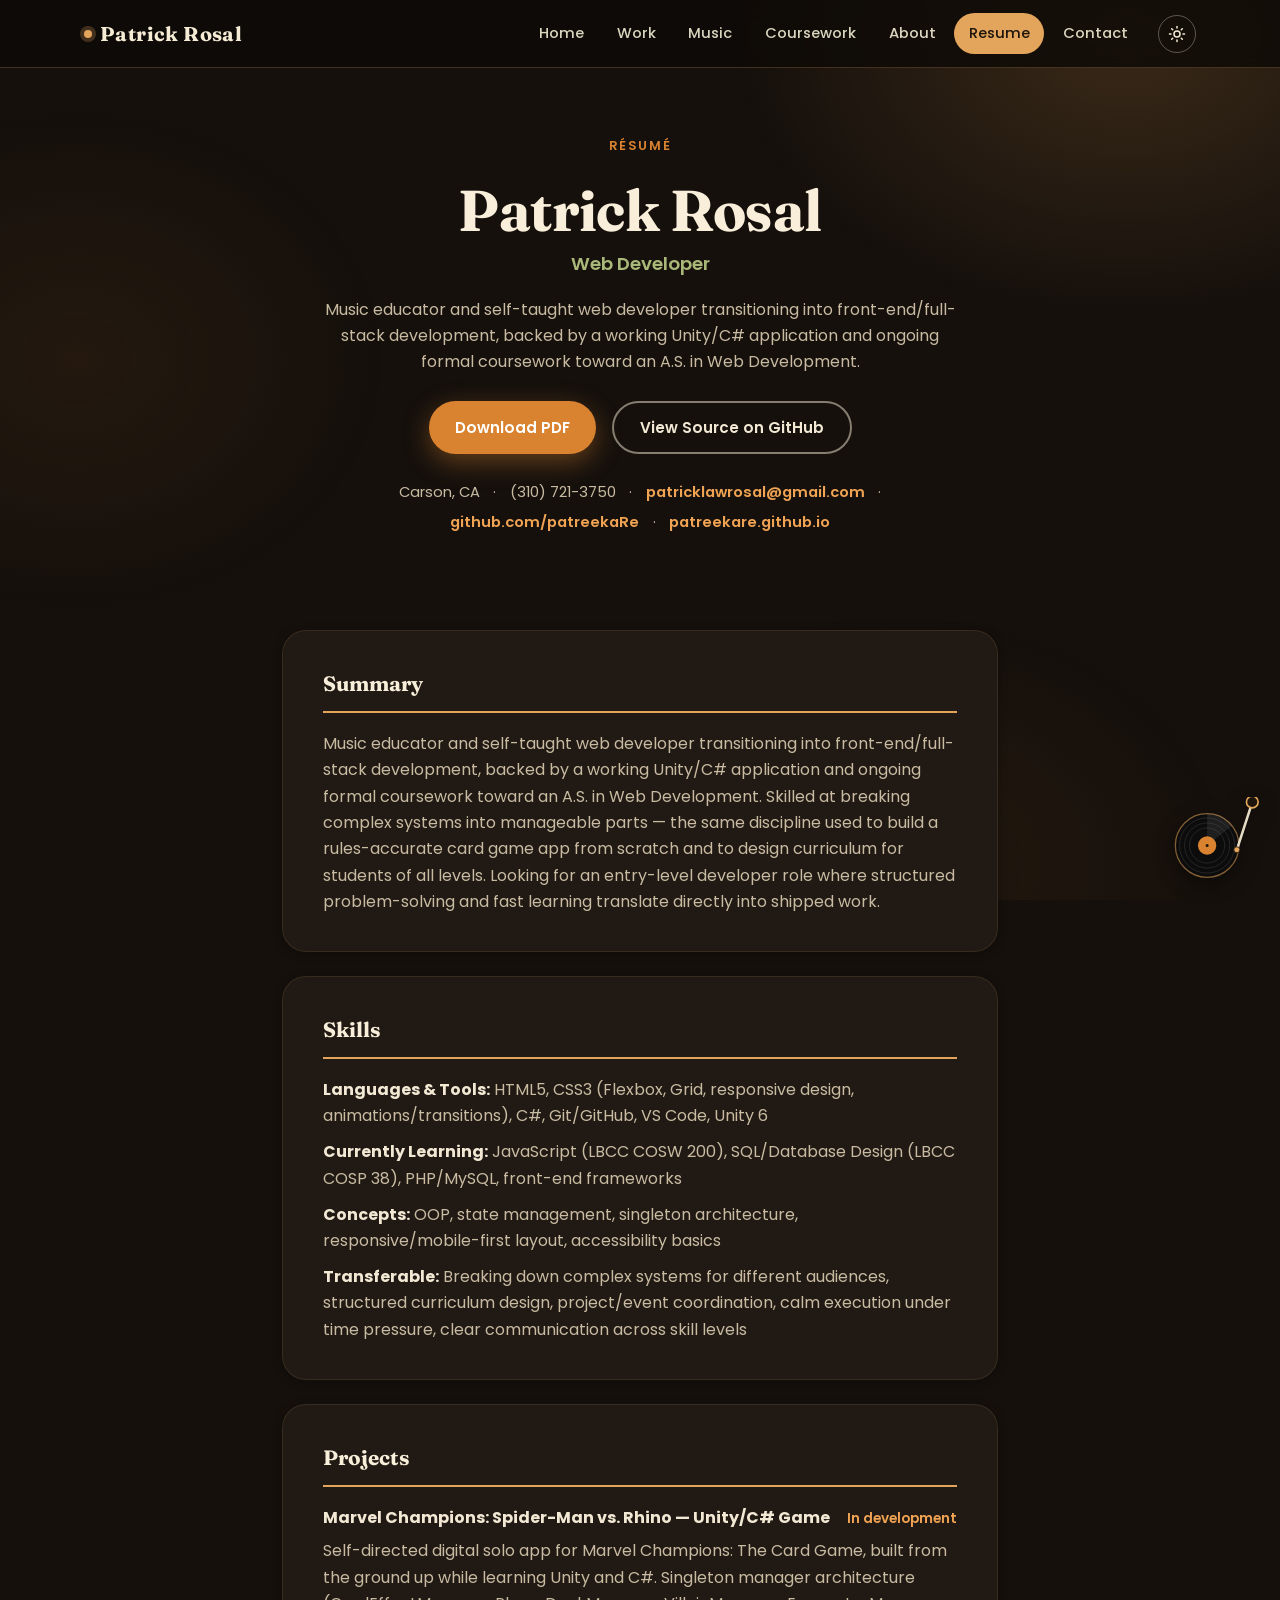
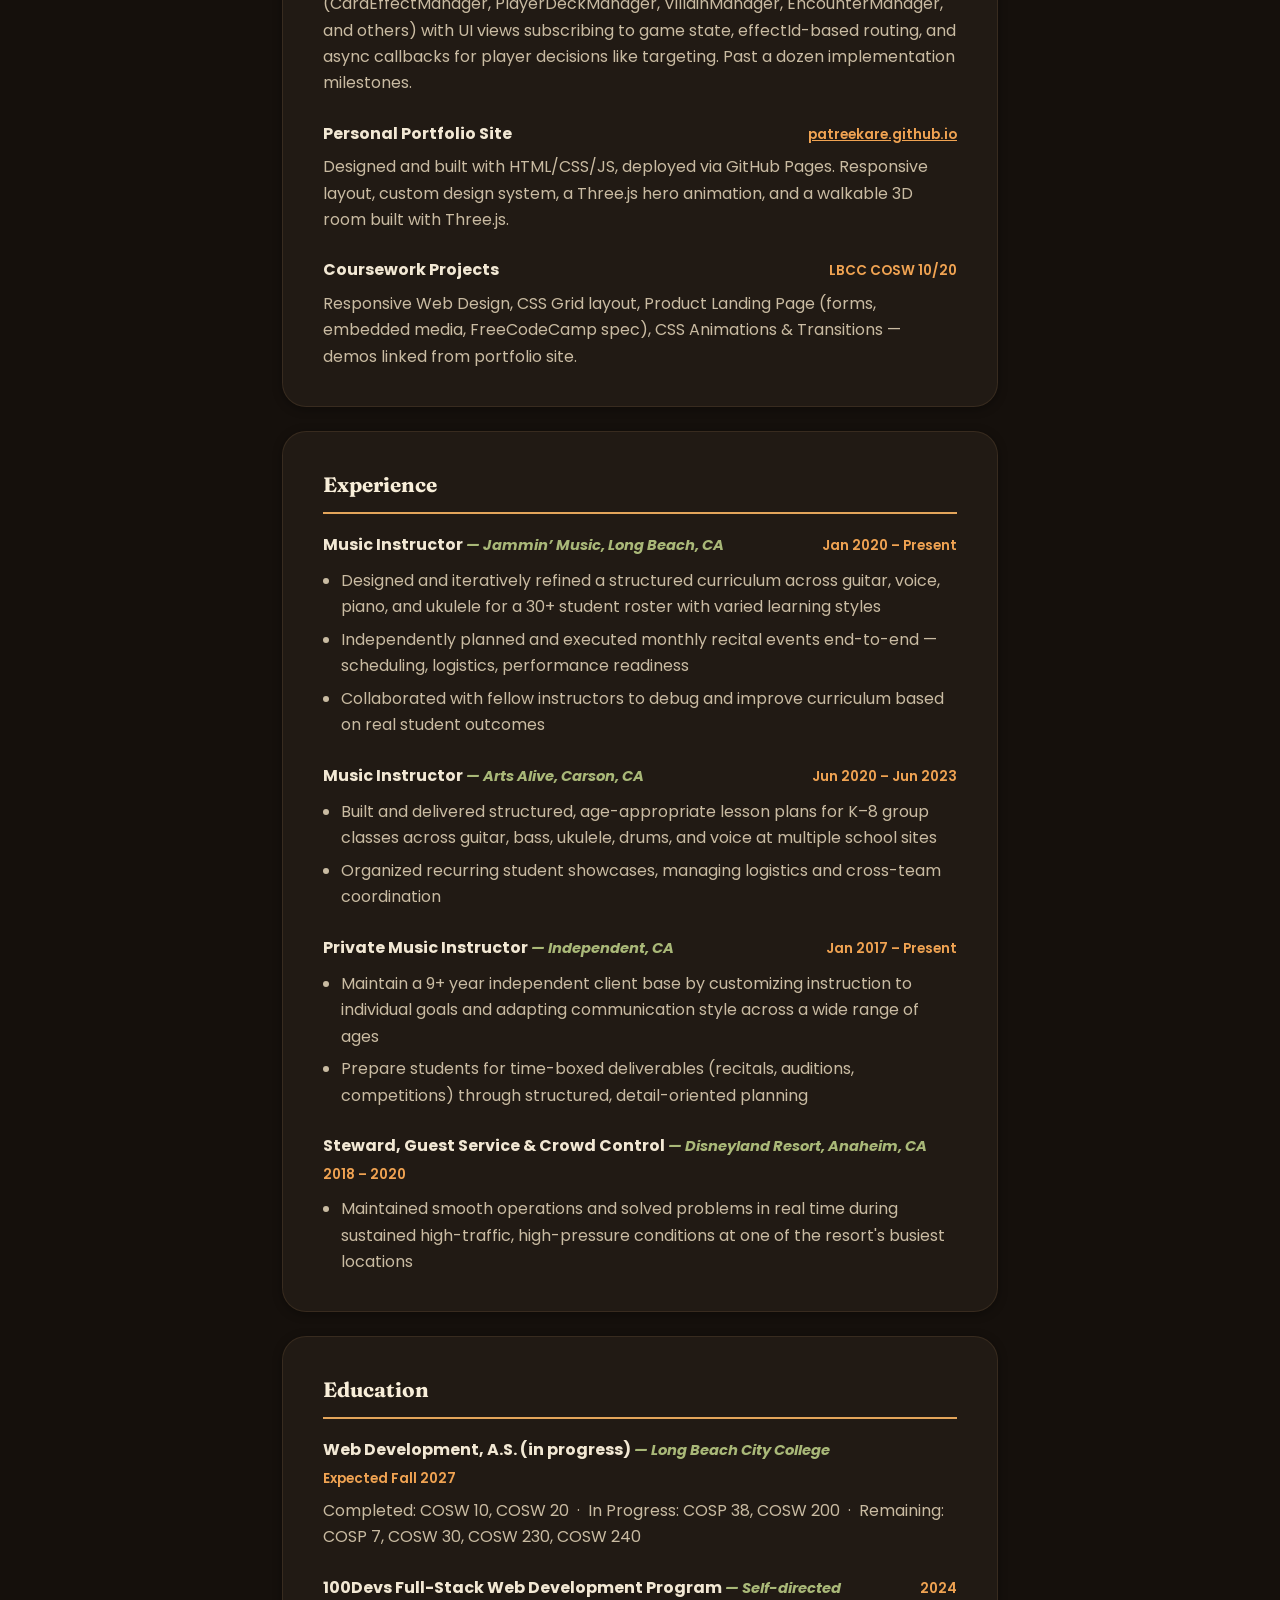
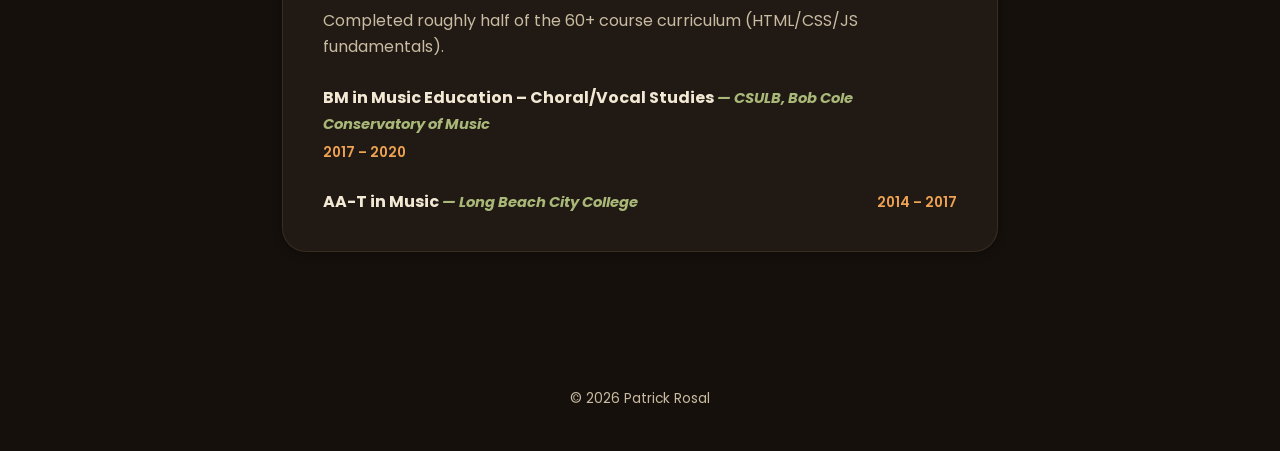
<file: resume.html>
<!DOCTYPE html>
<html lang="en">
<head>
  <meta charset="UTF-8">
  <meta name="viewport" content="width=device-width, initial-scale=1.0">
  <title>Résumé | Patrick Rosal</title>
  <meta name="description" content="Patrick Rosal — Web Developer résumé. Music educator transitioning into front-end/full-stack development.">

  <link rel="preconnect" href="https://fonts.googleapis.com">
  <link rel="preconnect" href="https://fonts.gstatic.com" crossorigin>
  <link href="https://fonts.googleapis.com/css2?family=Fraunces:opsz,wght@9..144,600;9..144,800&family=Poppins:wght@300;400;600;700&family=Roboto+Slab:wght@400;700&display=swap" rel="stylesheet">

  <meta name="theme-color" content="#0e0a07">
  <!-- Apply the saved theme (default: dark) before first paint so the page never flashes -->
  <script>
    try {
      var saved = localStorage.getItem('theme');
      if ((saved || 'dark') === 'dark') document.documentElement.setAttribute('data-theme', 'dark');
    } catch (e) {
      document.documentElement.setAttribute('data-theme', 'dark');
    }
  </script>
  <link rel="stylesheet" href="styles.css">
  <script>document.documentElement.classList.add('js');</script>
</head>

<body>

  <!-- Back to top: a tonearm that drops onto the record and tracks toward the label as you scroll -->
  <button type="button" class="tonearm" id="toTop" aria-label="Back to top">
    <span class="tonearm-label" aria-hidden="true">Back to top</span>
    <svg viewBox="0 0 110 104" width="100%" height="100%" focusable="false" aria-hidden="true">
      <g class="disc">
        <circle cx="42" cy="58" r="38" fill="#0c0c0c" />
        <circle cx="42" cy="58" r="33" fill="none" stroke="#2a2a2a" />
        <circle cx="42" cy="58" r="27" fill="none" stroke="#2a2a2a" />
        <circle cx="42" cy="58" r="21" fill="none" stroke="#2a2a2a" />
        <path d="M42 58 L42 20 A38 38 0 0 1 72 34 Z" fill="#fff" opacity="0.08" />
        <circle cx="42" cy="58" r="11" fill="#d9822f" />
        <circle cx="42" cy="58" r="1.8" fill="#1d140c" />
      </g>
      <g class="arm" id="tonearmArm">
        <line x1="96" y1="6" x2="77.5" y2="63.1" stroke="#e6dcc6" stroke-width="3" stroke-linecap="round" />
        <circle cx="77.5" cy="63.1" r="3.6" fill="#e3a55b" stroke="#1d140c" stroke-width="1" />
      </g>
      <circle cx="96" cy="6" r="7" fill="#1d140c" stroke="#e3a55b" stroke-width="2" />
    </svg>
  </button>


  <nav id="navbar">
    <div class="nav-inner">
      <a class="nav-brand" href="index.html#welcome-section"><span class="dot" aria-hidden="true"></span>Patrick Rosal</a>
      <button class="nav-toggle" id="navToggle" aria-label="Toggle menu" aria-expanded="false" aria-controls="navLinks">
        <span></span><span></span><span></span>
      </button>
      <ul id="navLinks">
        <li><a href="index.html#welcome-section">Home</a></li>
        <li><a href="index.html#featured-work">Work</a></li>
        <li><a href="index.html#music">Music</a></li>
        <li><a href="index.html#coursework">Coursework</a></li>
        <li><a href="index.html#about">About</a></li>
        <li><a href="resume.html" class="active">Resume</a></li>
        <li><a href="index.html#contact">Contact</a></li>
      </ul>
      <button class="theme-toggle" id="themeToggle" type="button" aria-label="Switch to light mode">
        <svg class="icon-moon" viewBox="0 0 24 24" fill="none" stroke="currentColor" stroke-width="2" stroke-linecap="round" stroke-linejoin="round" aria-hidden="true"><path d="M21 12.8A9 9 0 1 1 11.2 3a7 7 0 0 0 9.8 9.8z"/></svg>
        <svg class="icon-sun" viewBox="0 0 24 24" fill="none" stroke="currentColor" stroke-width="2" stroke-linecap="round" stroke-linejoin="round" aria-hidden="true"><circle cx="12" cy="12" r="4"/><path d="M12 2v2M12 20v2M4.9 4.9l1.4 1.4M17.7 17.7l1.4 1.4M2 12h2M20 12h2M4.9 19.1l1.4-1.4M17.7 6.3l1.4-1.4"/></svg>
      </button>
    </div>
    <div class="scroll-progress" aria-hidden="true"></div>
  </nav>

  <section id="resume-hero">
    <div class="section-head">
      <p class="eyebrow">Résumé</p>
      <h1 class="resume-name">Patrick Rosal</h1>
      <p class="resume-role">Web Developer</p>
      <p class="section-intro">
        Music educator and self-taught web developer transitioning into front-end/full-stack
        development, backed by a working Unity/C# application and ongoing formal coursework
        toward an A.S. in Web Development.
      </p>

      <div class="hero-links resume-links">
        <a class="btn btn-primary" href="resume.pdf" download>Download PDF</a>
        <a class="btn btn-secondary" href="https://github.com/patreekaRe/patreekare.github.io/blob/main/resume.md" target="_blank" rel="noopener">
          View Source on GitHub
        </a>
      </div>

      <p class="resume-contact-row">
        <span>Carson, CA</span>
        <span>&middot;</span>
        <span>(310) 721-3750</span>
        <span>&middot;</span>
        <a href="mailto:patricklawrosal@gmail.com">patricklawrosal@gmail.com</a>
        <span>&middot;</span>
        <a href="https://github.com/patreekaRe" target="_blank" rel="noopener">github.com/patreekaRe</a>
        <span>&middot;</span>
        <a href="https://patreekare.github.io">patreekare.github.io</a>
      </p>
    </div>
  </section>

  <div class="resume-section-wrap">

    <div class="resume-card">
      <h2>Summary</h2>
      <p>
        Music educator and self-taught web developer transitioning into front-end/full-stack
        development, backed by a working Unity/C# application and ongoing formal coursework
        toward an A.S. in Web Development. Skilled at breaking complex systems into manageable
        parts &mdash; the same discipline used to build a rules-accurate card game app from
        scratch and to design curriculum for students of all levels. Looking for an entry-level
        developer role where structured problem-solving and fast learning translate directly
        into shipped work.
      </p>
    </div>

    <div class="resume-card">
      <h2>Skills</h2>
      <div class="skills-row"><span class="skills-label">Languages &amp; Tools:</span> HTML5, CSS3 (Flexbox, Grid, responsive design, animations/transitions), C#, Git/GitHub, VS Code, Unity 6</div>
      <div class="skills-row"><span class="skills-label">Currently Learning:</span> JavaScript (LBCC COSW 200), SQL/Database Design (LBCC COSP 38), PHP/MySQL, front-end frameworks</div>
      <div class="skills-row"><span class="skills-label">Concepts:</span> OOP, state management, singleton architecture, responsive/mobile-first layout, accessibility basics</div>
      <div class="skills-row"><span class="skills-label">Transferable:</span> Breaking down complex systems for different audiences, structured curriculum design, project/event coordination, calm execution under time pressure, clear communication across skill levels</div>
    </div>

    <div class="resume-card">
      <h2>Projects</h2>

      <div class="resume-entry">
        <div class="resume-entry-head">
          <span class="resume-entry-title">Marvel Champions: Spider-Man vs. Rhino &mdash; Unity/C# Game</span>
          <span class="resume-entry-date">In development</span>
        </div>
        <p>Self-directed digital solo app for Marvel Champions: The Card Game, built from the ground up while learning Unity and C#. Singleton manager architecture (CardEffectManager, PlayerDeckManager, VillainManager, EncounterManager, and others) with UI views subscribing to game state, effectId-based routing, and async callbacks for player decisions like targeting. Past a dozen implementation milestones.</p>
      </div>

      <div class="resume-entry">
        <div class="resume-entry-head">
          <span class="resume-entry-title">Personal Portfolio Site</span>
          <span class="resume-entry-date"><a href="https://patreekare.github.io">patreekare.github.io</a></span>
        </div>
        <p>Designed and built with HTML/CSS/JS, deployed via GitHub Pages. Responsive layout, custom design system, a Three.js hero animation, and a walkable 3D room built with Three.js.</p>
      </div>

      <div class="resume-entry">
        <div class="resume-entry-head">
          <span class="resume-entry-title">Coursework Projects</span>
          <span class="resume-entry-date">LBCC COSW 10/20</span>
        </div>
        <p>Responsive Web Design, CSS Grid layout, Product Landing Page (forms, embedded media, FreeCodeCamp spec), CSS Animations &amp; Transitions &mdash; demos linked from portfolio site.</p>
      </div>
    </div>

    <div class="resume-card">
      <h2>Experience</h2>

      <div class="resume-entry">
        <div class="resume-entry-head">
          <span class="resume-entry-title">Music Instructor <span class="resume-entry-sub">&mdash; Jammin&rsquo; Music, Long Beach, CA</span></span>
          <span class="resume-entry-date">Jan 2020 &ndash; Present</span>
        </div>
        <ul>
          <li>Designed and iteratively refined a structured curriculum across guitar, voice, piano, and ukulele for a 30+ student roster with varied learning styles</li>
          <li>Independently planned and executed monthly recital events end-to-end &mdash; scheduling, logistics, performance readiness</li>
          <li>Collaborated with fellow instructors to debug and improve curriculum based on real student outcomes</li>
        </ul>
      </div>

      <div class="resume-entry">
        <div class="resume-entry-head">
          <span class="resume-entry-title">Music Instructor <span class="resume-entry-sub">&mdash; Arts Alive, Carson, CA</span></span>
          <span class="resume-entry-date">Jun 2020 &ndash; Jun 2023</span>
        </div>
        <ul>
          <li>Built and delivered structured, age-appropriate lesson plans for K&ndash;8 group classes across guitar, bass, ukulele, drums, and voice at multiple school sites</li>
          <li>Organized recurring student showcases, managing logistics and cross-team coordination</li>
        </ul>
      </div>

      <div class="resume-entry">
        <div class="resume-entry-head">
          <span class="resume-entry-title">Private Music Instructor <span class="resume-entry-sub">&mdash; Independent, CA</span></span>
          <span class="resume-entry-date">Jan 2017 &ndash; Present</span>
        </div>
        <ul>
          <li>Maintain a 9+ year independent client base by customizing instruction to individual goals and adapting communication style across a wide range of ages</li>
          <li>Prepare students for time-boxed deliverables (recitals, auditions, competitions) through structured, detail-oriented planning</li>
        </ul>
      </div>

      <div class="resume-entry">
        <div class="resume-entry-head">
          <span class="resume-entry-title">Steward, Guest Service &amp; Crowd Control <span class="resume-entry-sub">&mdash; Disneyland Resort, Anaheim, CA</span></span>
          <span class="resume-entry-date">2018 &ndash; 2020</span>
        </div>
        <ul>
          <li>Maintained smooth operations and solved problems in real time during sustained high-traffic, high-pressure conditions at one of the resort's busiest locations</li>
        </ul>
      </div>
    </div>

    <div class="resume-card">
      <h2>Education</h2>

      <div class="resume-entry">
        <div class="resume-entry-head">
          <span class="resume-entry-title">Web Development, A.S. (in progress) <span class="resume-entry-sub">&mdash; Long Beach City College</span></span>
          <span class="resume-entry-date">Expected Fall 2027</span>
        </div>
        <p>Completed: COSW 10, COSW 20 &nbsp;&middot;&nbsp; In Progress: COSP 38, COSW 200 &nbsp;&middot;&nbsp; Remaining: COSP 7, COSW 30, COSW 230, COSW 240</p>
      </div>

      <div class="resume-entry">
        <div class="resume-entry-head">
          <span class="resume-entry-title">100Devs Full-Stack Web Development Program <span class="resume-entry-sub">&mdash; Self-directed</span></span>
          <span class="resume-entry-date">2024</span>
        </div>
        <p>Completed roughly half of the 60+ course curriculum (HTML/CSS/JS fundamentals).</p>
      </div>

      <div class="resume-entry">
        <div class="resume-entry-head">
          <span class="resume-entry-title">BM in Music Education &ndash; Choral/Vocal Studies <span class="resume-entry-sub">&mdash; CSULB, Bob Cole Conservatory of Music</span></span>
          <span class="resume-entry-date">2017 &ndash; 2020</span>
        </div>
      </div>

      <div class="resume-entry">
        <div class="resume-entry-head">
          <span class="resume-entry-title">AA-T in Music <span class="resume-entry-sub">&mdash; Long Beach City College</span></span>
          <span class="resume-entry-date">2014 &ndash; 2017</span>
        </div>
      </div>
    </div>

  </div>

  <footer class="site-footer">
    <p>&copy; <span id="year"></span> Patrick Rosal</p>
  </footer>

  <script src="script.js"></script>

</body>
</html>
</file>
<file: styles.css>
:root {
  --cream: #fefae0;
  --cream-dim: #faf3d9;
  --ink: #283618;
  --ink-soft: #3a4a2a;
  --olive: #606c38;
  --rust: #bc6c25;
  --rust-dark: #a35a1c;
  --tan: #dda15e;
  --white: #ffffff;

  /* Theme tokens: light values here, dark values in html[data-theme="dark"] below */
  --on-dark: #fefae0;
  --on-accent: #283618;
  --deep: #283618;
  --nav-bg: rgba(40, 54, 24, 0.85);
  --nav-bg-solid: rgba(40, 54, 24, 0.97);
  --edge: rgba(96, 108, 56, 0.08);
  --plum: #6a5399;
  --band-strength: 24%;

  --font-body: "Poppins", sans-serif;
  --font-head: "Fraunces", "Roboto Slab", serif;

  --radius-sm: 10px;
  --radius-md: 16px;
  --radius-lg: 24px;
  --radius-pill: 999px;

  --shadow-sm: 0 2px 8px rgba(40, 54, 24, 0.08);
  --shadow-md: 0 10px 30px rgba(40, 54, 24, 0.12);
  --shadow-lg: 0 20px 45px rgba(40, 54, 24, 0.16);

  --ease: cubic-bezier(0.22, 1, 0.36, 1);
  --nav-h: 68px;

  --container: 1160px;
}

* {
  box-sizing: border-box;
  margin: 0;
  padding: 0;
}

html {
  scroll-behavior: smooth;
}

body {
  font-family: var(--font-body);
  background: var(--cream);
  color: var(--ink);
  line-height: 1.65;
  -webkit-font-smoothing: antialiased;
  overflow-x: hidden;
}

a {
  color: inherit;
}

img {
  max-width: 100%;
  display: block;
}

::selection {
  background: var(--tan);
  color: var(--ink);
}

.container {
  max-width: var(--container);
  margin: 0 auto;
  padding-inline: 2rem;
}

/* ---------- Background texture ---------- */

body::before {
  content: "";
  position: fixed;
  inset: 0;
  z-index: -1;
  background:
    radial-gradient(560px 420px at 8% 0%, rgba(221, 161, 94, 0.22), transparent 60%),
    radial-gradient(620px 460px at 100% 18%, rgba(96, 108, 56, 0.14), transparent 55%),
    radial-gradient(500px 400px at 15% 92%, rgba(188, 108, 37, 0.12), transparent 55%);
}

/* ---------- Nav ---------- */

#navbar {
  position: fixed;
  top: 0;
  left: 0;
  width: 100%;
  height: var(--nav-h);
  background: var(--nav-bg);
  backdrop-filter: blur(10px);
  -webkit-backdrop-filter: blur(10px);
  border-bottom: 1px solid rgba(221, 161, 94, 0.25);
  z-index: 1000;
  transition: box-shadow .3s var(--ease);
}

#navbar.scrolled {
  box-shadow: var(--shadow-md);
}

.nav-inner {
  max-width: var(--container);
  height: 100%;
  margin: 0 auto;
  display: flex;
  align-items: center;
  justify-content: space-between;
  padding-inline: 1.5rem;
}

.nav-brand {
  display: flex;
  align-items: center;
  gap: 0.5rem;
  color: var(--on-dark);
  font-family: var(--font-head);
  font-weight: 700;
  font-size: 1.25rem;
  text-decoration: none;
  letter-spacing: 0.02em;
}

.nav-brand .dot {
  width: 8px;
  height: 8px;
  border-radius: 50%;
  background: var(--tan);
  box-shadow: 0 0 0 4px rgba(221, 161, 94, 0.25);
}

#navbar ul {
  display: flex;
  align-items: center;
  gap: 0.25rem;
  list-style: none;
}

#navbar a:not(.nav-brand) {
  position: relative;
  display: inline-block;
  color: rgba(254, 250, 224, 0.85);
  text-decoration: none;
  font-weight: 500;
  font-size: 0.92rem;
  padding: 0.5rem 0.9rem;
  border-radius: var(--radius-pill);
  transition: color .2s var(--ease), background .2s var(--ease);
}

#navbar a:not(.nav-brand):hover {
  color: var(--on-dark);
  background: rgba(221, 161, 94, 0.15);
}

#navbar a.active {
  color: var(--on-accent);
  background: var(--tan);
}

.nav-toggle {
  display: none;
  flex-direction: column;
  justify-content: center;
  gap: 5px;
  width: 40px;
  height: 40px;
  background: transparent;
  border: none;
  cursor: pointer;
}

.nav-toggle span {
  display: block;
  height: 2px;
  width: 100%;
  background: var(--on-dark);
  border-radius: 2px;
  transition: transform .25s var(--ease), opacity .25s var(--ease);
}

.nav-toggle.open span:nth-child(1) { transform: translateY(7px) rotate(45deg); }
.nav-toggle.open span:nth-child(2) { opacity: 0; }
.nav-toggle.open span:nth-child(3) { transform: translateY(-7px) rotate(-45deg); }

/* ---------- Hero ---------- */

#welcome-section {
  min-height: 100vh;
  display: flex;
  align-items: center;
  padding: calc(var(--nav-h) + 3rem) 2rem 4rem;
}

.hero-inner {
  max-width: var(--container);
  margin: 0 auto;
  display: grid;
  grid-template-columns: 1.1fr 0.9fr;
  gap: 3rem;
  align-items: center;
  width: 100%;
}

.hero-content {
  text-align: left;
}

.eyebrow {
  display: inline-flex;
  align-items: center;
  gap: 0.5rem;
  font-size: 0.8rem;
  font-weight: 600;
  letter-spacing: 0.12em;
  text-transform: uppercase;
  color: var(--rust);
  margin-bottom: 1rem;
}

.eyebrow::before {
  content: "";
  width: 28px;
  height: 2px;
  background: var(--rust);
  border-radius: 2px;
}

h1 {
  font-family: var(--font-head);
  font-size: clamp(2.4rem, 5vw, 3.6rem);
  line-height: 1.08;
  letter-spacing: -0.01em;
}

.subtitle {
  margin: 0.9rem 0 1.25rem;
  color: var(--olive);
  font-weight: 600;
  font-size: clamp(1rem, 1.6vw, 1.2rem);
}

.hero-content > p:not(.subtitle) {
  max-width: 52ch;
  color: var(--ink-soft);
}

.hero-links {
  display: flex;
  gap: 1rem;
  margin-top: 2rem;
  flex-wrap: wrap;
}

.btn {
  display: inline-flex;
  align-items: center;
  gap: 0.5rem;
  text-decoration: none;
  padding: 12px 26px;
  border-radius: var(--radius-pill);
  font-weight: 600;
  font-size: 0.95rem;
  transition: transform .25s var(--ease), translate .2s var(--ease), background .25s var(--ease), box-shadow .25s var(--ease), color .25s var(--ease);
}

.btn-primary {
  background: var(--rust);
  color: white;
  box-shadow: 0 8px 20px rgba(188, 108, 37, 0.35);
}

.btn-primary:hover {
  background: var(--rust-dark);
  transform: translateY(-2px);
  box-shadow: 0 12px 26px rgba(188, 108, 37, 0.4);
}

.btn-secondary {
  background: transparent;
  color: var(--ink);
  border: 2px solid var(--ink);
}

.btn-secondary:hover {
  background: var(--ink);
  color: var(--cream);
  transform: translateY(-2px);
}

/* Hero visual: profile portrait + reserved slot for future Three.js canvas */

.hero-visual {
  position: relative;
  display: flex;
  align-items: center;
  justify-content: center;
  aspect-ratio: 1 / 1;
  max-width: 420px;
  margin-inline: auto;
}

#hero-canvas {
  position: absolute;
  /* Extends past the portrait so the waveform bars have room to leap when scrolled or clicked */
  inset: -10%;
  pointer-events: none;
  overflow: hidden;
}

#hero-canvas canvas {
  width: 100% !important;
  height: 100% !important;
}

.hero-visual::before {
  content: "";
  position: absolute;
  inset: 6%;
  border-radius: 50%;
  background: conic-gradient(from 140deg, var(--tan), var(--rust), var(--olive), var(--tan));
  opacity: 0.35;
  filter: blur(2px);
  animation: spin 16s linear infinite;
}

@keyframes spin {
  to { transform: rotate(360deg); }
}

.profile-ring {
  position: relative;
  width: 78%;
  aspect-ratio: 1 / 1;
  border-radius: 50%;
  padding: 8px;
  background: var(--cream);
  box-shadow: var(--shadow-lg);
}

.profile-image {
  width: 100%;
  height: 100%;
  object-fit: cover;
  border-radius: 50%;
  border: 4px solid var(--white);
}

.scroll-cue {
  position: absolute;
  bottom: 1.5rem;
  left: 50%;
  transform: translateX(-50%);
  display: flex;
  flex-direction: column;
  align-items: center;
  gap: 0.4rem;
  color: var(--olive);
  font-size: 0.72rem;
  font-weight: 600;
  letter-spacing: 0.1em;
  text-transform: uppercase;
  opacity: 0.75;
}

.scroll-cue .line {
  width: 1px;
  height: 28px;
  background: linear-gradient(var(--olive), transparent);
  animation: pulse-down 1.8s ease-in-out infinite;
}

@keyframes pulse-down {
  0%, 100% { opacity: 0.3; transform: scaleY(0.7); }
  50% { opacity: 1; transform: scaleY(1); }
}

/* ---------- Walkthrough CTA ---------- */

.walkthrough-card {
  display: flex;
  align-items: center;
  justify-content: space-between;
  gap: 2rem;
  max-width: var(--container);
  margin: 0 auto;
  padding: 2.5rem;
  background: var(--deep);
  color: var(--on-dark);
  border-radius: var(--radius-lg);
  text-decoration: none;
  box-shadow: var(--shadow-md);
  transition: transform .3s var(--ease), box-shadow .3s var(--ease);
}

.walkthrough-card:hover {
  transform: translateY(-4px);
  box-shadow: var(--shadow-lg);
}

.walkthrough-text {
  max-width: 46ch;
}

.walkthrough-text .eyebrow {
  color: var(--tan);
}

.walkthrough-text h2 {
  color: var(--on-dark);
  margin-bottom: 0.6rem;
}

.walkthrough-text p:not(.eyebrow) {
  color: rgba(254, 250, 224, 0.75);
  margin-bottom: 1.1rem;
}

.walkthrough-link {
  display: inline-flex;
  align-items: center;
  gap: 0.4rem;
  font-weight: 700;
  color: var(--tan);
  transition: gap .2s var(--ease);
}

.walkthrough-card:hover .walkthrough-link {
  gap: 0.7rem;
}

.walkthrough-preview {
  flex-shrink: 0;
  position: relative;
  width: 140px;
  height: 140px;
  border-radius: 50%;
  background: radial-gradient(circle at 50% 45%, rgba(221, 161, 94, 0.35), transparent 70%);
  display: flex;
  align-items: center;
  justify-content: center;
}

.walkthrough-lamp {
  width: 46px;
  height: 46px;
  border-radius: 50%;
  background: radial-gradient(circle at 40% 35%, #ffe5b0, var(--tan) 60%, var(--rust) 100%);
  box-shadow: 0 0 30px 10px rgba(221, 161, 94, 0.45);
  animation: lamp-glow 3s ease-in-out infinite;
}

@keyframes lamp-glow {
  0%, 100% { opacity: 0.85; transform: scale(1); }
  50% { opacity: 1; transform: scale(1.08); }
}

/* ---------- Shared section layout ---------- */

section {
  position: relative;
  isolation: isolate;
  padding: 6rem 2rem;
  max-width: var(--container);
  margin: auto;
}

/* Full-bleed background bands so sections read as distinct rooms rather than empty gaps.
   The section itself stays centered and max-width; the band is a full-viewport-width
   pseudo-element behind it, using the classic "break out of a centered container" trick. */
#walkthrough::before,
#featured-work::before,
#music::before,
#coursework::before,
#about::before,
#contact::before {
  content: "";
  position: absolute;
  top: 0;
  bottom: 0;
  left: 50%;
  width: 100vw;
  translate: -50% 0;
  z-index: -1;
  border-top: 1px solid var(--edge);
}

/* Each section gets its own clearly-colored band, alternating warm and cool so the change from
   one section to the next is obvious rather than subtle. Mixed from the theme's *card* color
   (crisp white in light, warm brown in dark) rather than the page color — mixing into the page's
   own warm cream compounded the warmth into a muddy peach in light mode instead of a clean tint. */
#walkthrough::before {
  background: color-mix(in srgb, var(--tan) var(--band-strength), var(--white));
}

#featured-work::before {
  background: color-mix(in srgb, var(--rust) var(--band-strength), var(--white));
}

#coursework::before {
  background: color-mix(in srgb, var(--olive) var(--band-strength), var(--white));
}

#music::before {
  background: color-mix(in srgb, var(--plum) var(--band-strength), var(--white));
}

#about::before {
  background: color-mix(in srgb, var(--tan) var(--band-strength), var(--white));
}

#contact::before {
  background:
    radial-gradient(600px 280px at 50% 0%, color-mix(in srgb, var(--rust) 20%, transparent), transparent 70%),
    color-mix(in srgb, var(--rust) var(--band-strength), var(--white));
}

.section-head {
  text-align: center;
  max-width: 640px;
  margin: 0 auto 3rem;
}

.section-head .eyebrow {
  justify-content: center;
}

.section-head .eyebrow::before {
  display: none;
}

h2 {
  font-family: var(--font-head);
  font-size: clamp(1.8rem, 3.2vw, 2.4rem);
  margin-bottom: 0.75rem;
}

.section-intro {
  color: var(--ink-soft);
}

h3 {
  color: var(--rust-dark);
  font-family: var(--font-head);
  margin-bottom: 0.5rem;
}

/* ---------- Contact ---------- */

#contact {
  text-align: center;
}

.contact-card {
  max-width: 620px;
  margin: 0 auto;
  background: var(--deep);
  color: var(--on-dark);
  border-radius: var(--radius-lg);
  padding: 3rem 2.5rem;
  box-shadow: var(--shadow-lg);
}

.contact-card h2 {
  color: var(--on-dark);
}

.contact-card .section-intro {
  color: rgba(254, 250, 224, 0.75);
  margin-bottom: 2rem;
}

.contact-links {
  display: flex;
  flex-direction: column;
  gap: 0.75rem;
  list-style: none;
}

.contact-links a,
.contact-links .static {
  display: flex;
  align-items: center;
  justify-content: center;
  gap: 0.6rem;
  padding: 0.85rem 1rem;
  border-radius: var(--radius-md);
  background: rgba(254, 250, 224, 0.06);
  border: 1px solid rgba(254, 250, 224, 0.12);
  text-decoration: none;
  color: var(--on-dark);
  font-weight: 500;
  transition: background .2s var(--ease), border-color .2s var(--ease), transform .2s var(--ease);
}

.contact-links a:hover {
  background: rgba(221, 161, 94, 0.16);
  border-color: var(--tan);
  transform: translateY(-2px);
}

.contact-links svg {
  width: 18px;
  height: 18px;
  flex-shrink: 0;
  stroke: var(--tan);
}

/* ---------- Footer ---------- */

.site-footer {
  text-align: center;
  padding: 2.5rem 2rem;
  color: var(--olive);
  font-size: 0.85rem;
}

/* ---------- Responsive ---------- */

@media (max-width: 900px) {
  .hero-inner {
    grid-template-columns: 1fr;
    text-align: center;
  }

  .hero-content {
    text-align: center;
  }

  .hero-content > p:not(.subtitle) {
    margin-inline: auto;
  }

  .eyebrow {
    justify-content: center;
  }

  .eyebrow::before {
    display: none;
  }

  .hero-links {
    justify-content: center;
  }

  .hero-visual {
    order: -1;
    max-width: 260px;
  }
}

@media (max-width: 768px) {
  .nav-toggle {
    display: flex;
  }

  #navbar ul {
    position: absolute;
    top: var(--nav-h);
    left: 0;
    right: 0;
    flex-direction: column;
    align-items: stretch;
    gap: 0;
    background: var(--nav-bg-solid);
    backdrop-filter: blur(10px);
    max-height: 0;
    overflow: hidden;
    transition: max-height .3s var(--ease);
    border-bottom: 1px solid rgba(221, 161, 94, 0.25);
  }

  #navbar ul.open {
    max-height: 400px;
  }

  #navbar li {
    margin: 0;
  }

  #navbar a:not(.nav-brand) {
    display: block;
    border-radius: 0;
    padding: 0.9rem 1.5rem;
  }

  section {
    padding: 4.5rem 1.5rem;
  }

  .walkthrough-card {
    flex-direction: column;
    text-align: center;
    padding: 2rem;
  }

  .walkthrough-text {
    max-width: none;
  }

  .walkthrough-link {
    justify-content: center;
  }

  .walkthrough-preview {
    width: 100px;
    height: 100px;
  }
}

@media (max-width: 480px) {
  .contact-card {
    padding: 2.25rem 1.5rem;
  }
}

/* ---------- Motion and interaction ---------- */

/* Scroll progress bar along the bottom of the nav */
.scroll-progress {
  position: absolute;
  left: 0;
  bottom: -1px;
  width: 100%;
  height: 3px;
  background: linear-gradient(90deg, var(--tan), var(--rust));
  transform-origin: left;
  transform: scaleX(0);
  pointer-events: none;
}

/* Hero entrance */
@keyframes rise {
  from { opacity: 0; transform: translateY(24px); }
  to { opacity: 1; transform: none; }
}

@keyframes pop-in {
  from { opacity: 0; transform: scale(0.86); }
  to { opacity: 1; transform: none; }
}

@keyframes char-in {
  from { opacity: 0; transform: translateY(0.6em) rotate(5deg); }
  to { opacity: 1; transform: none; }
}

.js .hero-content > :not(h1) {
  opacity: 0;
  animation: rise 0.9s var(--ease) forwards;
}

.js .hero-content > :nth-child(1) { animation-delay: 0.05s; }
.js .hero-content > :nth-child(3) { animation-delay: 0.65s; }
.js .hero-content > :nth-child(4) { animation-delay: 0.8s; }
.js .hero-content > :nth-child(5) { animation-delay: 0.95s; }

.js .hero-visual {
  animation: pop-in 1.1s var(--ease) 0.2s both;
}

.js .hero-content h1 {
  opacity: 0;
}

.js .hero-content h1.ready {
  opacity: 1;
}

.word {
  display: inline-block;
  white-space: nowrap;
}

.char {
  display: inline-block;
  opacity: 0;
  animation: char-in 0.8s var(--ease) forwards;
  animation-delay: calc(0.15s + var(--ci, 0) * 0.045s);
}

.hero-visual {
  cursor: pointer;
}

/* Scroll reveal (classes are added by script.js, so content is never hidden without JS) */
.reveal {
  opacity: 0;
  translate: 0 32px;
  transition: opacity 0.8s var(--ease) var(--d, 0s), translate 0.8s var(--ease) var(--d, 0s);
}

.reveal.in {
  opacity: 1;
  translate: 0 0;
}

/* Lamp in the walkthrough card follows the cursor */
.walkthrough-lamp {
  transition: translate 0.3s var(--ease);
}

@media (prefers-reduced-motion: reduce) {
  html {
    scroll-behavior: auto;
  }

  .js .hero-content > *,
  .js .hero-visual,
  .char {
    animation: none;
    opacity: 1;
    transform: none;
  }

  .reveal {
    opacity: 1;
    translate: none;
    transition: none;
  }
}

/* ---------- Resume page ---------- */

#resume-hero {
  padding-top: calc(var(--nav-h) + 4rem);
  padding-bottom: 3rem;
}

.resume-name {
  margin-top: 0.5rem;
}

.resume-role {
  color: var(--olive);
  font-weight: 600;
  font-size: clamp(1rem, 1.6vw, 1.15rem);
  margin: 0.4rem 0 1.1rem;
}

.resume-links {
  justify-content: center;
  margin-top: 1.6rem;
  margin-bottom: 1.6rem;
}

.resume-contact-row {
  display: flex;
  flex-wrap: wrap;
  justify-content: center;
  gap: 0.35rem 0.85rem;
  color: var(--ink-soft);
  font-size: 0.92rem;
}

.resume-contact-row a {
  color: var(--rust-dark);
  text-decoration: none;
  font-weight: 600;
}

.resume-contact-row a:hover {
  text-decoration: underline;
}

.resume-section-wrap {
  max-width: 780px;
  margin: 0 auto;
  padding: 0 2rem 6rem;
}

.resume-card {
  background: var(--white);
  border-radius: var(--radius-lg);
  box-shadow: var(--shadow-sm);
  border: 1px solid var(--edge);
  padding: 2.25rem 2.5rem;
  margin-bottom: 1.5rem;
}

.resume-card:last-child {
  margin-bottom: 0;
}

.resume-card h2 {
  font-size: 1.3rem;
  margin-bottom: 1.1rem;
  padding-bottom: 0.6rem;
  border-bottom: 2px solid var(--tan);
}

.resume-card > p {
  color: var(--ink-soft);
}

.skills-row {
  color: var(--ink-soft);
  margin-bottom: 0.6rem;
}

.skills-row:last-child {
  margin-bottom: 0;
}

.skills-label {
  color: var(--ink);
  font-weight: 700;
}

.resume-entry {
  margin-bottom: 1.5rem;
}

.resume-entry:last-child {
  margin-bottom: 0;
}

.resume-entry-head {
  display: flex;
  flex-wrap: wrap;
  justify-content: space-between;
  align-items: baseline;
  gap: 0.3rem 1rem;
}

.resume-entry-title {
  font-weight: 700;
  color: var(--ink);
}

.resume-entry-sub {
  font-style: italic;
  color: var(--olive);
  font-size: 0.92rem;
}

.resume-entry-date {
  font-size: 0.85rem;
  color: var(--rust-dark);
  font-weight: 600;
  white-space: nowrap;
}

.resume-entry p {
  color: var(--ink-soft);
  margin-top: 0.45rem;
}

.resume-entry ul {
  margin: 0.6rem 0 0 1.15rem;
  color: var(--ink-soft);
}

.resume-entry li {
  margin-bottom: 0.4rem;
}

.resume-entry li:last-child {
  margin-bottom: 0;
}

@media (max-width: 480px) {
  .resume-card {
    padding: 1.75rem 1.5rem;
  }
}

/* ================================================================
   Nav: theme toggle
   ================================================================ */

.nav-inner {
  gap: 0.5rem;
}

.nav-brand {
  margin-right: auto;
}

#navLinks {
  order: 1;
}

.theme-toggle {
  order: 2;
  display: grid;
  place-items: center;
  width: 38px;
  height: 38px;
  margin-left: 0.5rem;
  padding: 0;
  border: 1px solid rgba(254, 250, 224, 0.3);
  border-radius: 50%;
  background: transparent;
  color: var(--on-dark);
  cursor: pointer;
  transition: background-color 0.2s, color 0.2s, border-color 0.2s;
}

.theme-toggle:hover {
  background-color: var(--tan);
  border-color: var(--tan);
  color: #1d140c;
}

.theme-toggle:focus-visible {
  outline: 3px solid var(--tan);
  outline-offset: 3px;
}

.theme-toggle svg {
  width: 18px;
  height: 18px;
}

.theme-toggle .icon-sun,
html[data-theme="dark"] .theme-toggle .icon-moon {
  display: none;
}

html[data-theme="dark"] .theme-toggle .icon-sun {
  display: block;
}

.nav-toggle {
  order: 3;
}

/* ================================================================
   Music: a shelf of records. Click a cover to flip it and see its songs.
   ================================================================ */

.music-tags {
  justify-content: center;
  margin: 1rem 0 0;
}

.crate-shelf {
  display: flex;
  justify-content: safe center;
  gap: 1.5rem;
  padding: 3.25rem 0.75rem 1.5rem;
  overflow-x: auto;
  overflow-y: visible;
  scroll-snap-type: x mandatory;
  -webkit-overflow-scrolling: touch;
  scrollbar-width: thin;
}

.record {
  position: relative;
  flex: 0 0 clamp(200px, 21vw, 245px);
  aspect-ratio: 1;
  scroll-snap-align: center;
  perspective: 1100px;
}

/* The vinyl tucked behind the sleeve: fully hidden at rest, and revealed — each record in its
   own color, like a different label — on hover, when flipped, or while its song plays */
.record-disc {
  --disc-color: var(--rust);
  position: absolute;
  inset: 5% 6% auto 6%;
  aspect-ratio: 1;
  border-radius: 50%;
  background:
    radial-gradient(circle at 50% 50%, var(--disc-color) 0 15%, #1a1510 15.5% 17%, transparent 17.5%),
    repeating-radial-gradient(circle at 50% 50%, #17130f 0 2px, #241d17 2px 4px);
  box-shadow: 0 8px 20px rgba(0, 0, 0, 0.4), 0 0 0 1px rgba(255, 255, 255, 0.08);
  opacity: 0;
  transform: translateY(-6%) scale(0.9);
  transition: opacity 0.35s var(--ease), transform 0.5s var(--ease), box-shadow 0.3s var(--ease);
}

.record:nth-of-type(4n+1) .record-disc { --disc-color: var(--rust); }
.record:nth-of-type(4n+2) .record-disc { --disc-color: var(--plum); }
.record:nth-of-type(4n+3) .record-disc { --disc-color: var(--olive); }
.record:nth-of-type(4n+4) .record-disc { --disc-color: var(--tan); }

.record:hover .record-disc,
.record:focus-within .record-disc,
.record.flipped .record-disc,
.record.playing .record-disc {
  opacity: 1;
  transform: translateY(-26%) scale(1);
}

.record.flipped .record-disc {
  transform: translateY(-16%) scale(1);
}

.record.playing .record-disc {
  animation: disc-spin 3.2s linear infinite;
}

@keyframes disc-spin {
  from { transform: translateY(-26%) scale(1) rotate(0deg); }
  to { transform: translateY(-26%) scale(1) rotate(360deg); }
}

/* In the dark studio-at-night theme a near-black disc on a near-black page all but disappears,
   so it gets a warmer groove tone and a glowing rim in its own color instead */
html[data-theme="dark"] .record-disc {
  background:
    radial-gradient(circle at 50% 50%, var(--disc-color) 0 15%, #241a10 15.5% 17%, transparent 17.5%),
    repeating-radial-gradient(circle at 50% 50%, #362a1c 0 2px, #493a26 2px 4px);
  box-shadow:
    0 10px 26px rgba(0, 0, 0, 0.55),
    0 0 0 3px color-mix(in srgb, var(--disc-color) 65%, transparent),
    0 0 26px color-mix(in srgb, var(--disc-color) 35%, transparent);
}

.record-flip {
  position: absolute;
  inset: 0;
  transform-style: preserve-3d;
  transition: transform 0.8s var(--ease);
}

.record.flipped .record-flip {
  transform: rotateY(180deg);
}

.record-face {
  position: absolute;
  inset: 0;
  overflow: hidden;
  border-radius: 12px;
  backface-visibility: hidden;
  -webkit-backface-visibility: hidden;
  box-shadow: var(--shadow-md);
}

.record-front {
  padding: 0;
  border: 0;
  background: var(--deep);
  cursor: pointer;
}

.record-front img {
  display: block;
  width: 100%;
  height: 100%;
  object-fit: cover;
}

.record-hint {
  position: absolute;
  right: 10px;
  bottom: 10px;
  padding: 0.25rem 0.7rem;
  border-radius: var(--radius-pill);
  background: rgba(20, 14, 9, 0.78);
  color: #f6ecd6;
  font-size: 0.7rem;
  font-weight: 700;
  letter-spacing: 0.06em;
  text-transform: uppercase;
  opacity: 0;
  transform: translateY(6px);
  transition: opacity 0.25s var(--ease), transform 0.25s var(--ease);
}

.record:hover .record-hint,
.record-front:focus-visible .record-hint {
  opacity: 1;
  transform: none;
}

.record-front:focus-visible {
  outline: 3px solid var(--tan);
  outline-offset: 3px;
}

.record.active .record-front::after {
  content: "";
  position: absolute;
  inset: 0;
  border-radius: inherit;
  box-shadow: inset 0 0 0 3px var(--rust);
  pointer-events: none;
}

.record-back {
  display: flex;
  flex-direction: column;
  gap: 0.35rem;
  padding: 0.85rem 0.9rem 0.7rem;
  transform: rotateY(180deg);
  background:
    repeating-linear-gradient(90deg, rgba(255, 190, 130, 0.05) 0 2px, transparent 2px 14px),
    var(--deep);
  color: var(--on-dark);
  border: 1px solid rgba(255, 190, 130, 0.18);
}

.record-back-title {
  margin: 0;
  font-size: 0.68rem;
  font-weight: 700;
  letter-spacing: 0.12em;
  text-transform: uppercase;
  color: var(--tan);
}

.record-songs {
  display: flex;
  flex: 1;
  flex-direction: column;
  gap: 0.3rem;
  margin: 0;
  padding: 0;
  list-style: none;
}

.record-songs button {
  width: 100%;
  padding: 0.38rem 0.75rem;
  border: 1.5px solid rgba(255, 190, 130, 0.3);
  border-radius: var(--radius-pill);
  background: rgba(255, 246, 225, 0.06);
  color: inherit;
  font-family: inherit;
  font-size: 0.82rem;
  font-weight: 600;
  text-align: left;
  cursor: pointer;
  transition: background 0.2s var(--ease), border-color 0.2s var(--ease), transform 0.2s var(--ease);
}

.record-songs button:hover {
  background: rgba(255, 190, 130, 0.18);
  transform: translateX(3px);
}

.record-songs button[aria-current="true"] {
  background: var(--rust);
  border-color: var(--rust);
  color: #fff;
}

.record-songs button:focus-visible,
.record-flip-back:focus-visible {
  outline: 3px solid var(--tan);
  outline-offset: 2px;
}

.record-flip-back {
  align-self: flex-start;
  padding: 0.15rem 0;
  border: 0;
  background: none;
  color: rgba(254, 250, 224, 0.7);
  font-family: inherit;
  font-size: 0.74rem;
  font-weight: 600;
  cursor: pointer;
}

.record-flip-back:hover {
  color: var(--tan);
}

.music-stage {
  max-width: 720px;
  margin: 1.5rem auto 0;
}

/* Collapsed and invisible until a song is actually chosen — no empty placeholder box.
   Uses the 0fr/1fr grid-row trick so height can transition even though the iframe inside
   has its own fixed height. */
.music-embed {
  display: grid;
  grid-template-rows: 0fr;
  transition: grid-template-rows 0.5s var(--ease);
}

.music-embed.is-active {
  grid-template-rows: 1fr;
  margin-top: 1.2rem;
}

.music-embed-inner {
  min-height: 0;
  overflow: hidden;
  opacity: 0;
  transition: opacity 0.4s var(--ease);
}

.music-embed.is-active .music-embed-inner {
  opacity: 1;
  transition: opacity 0.4s var(--ease) 0.2s;
}

.music-embed-inner iframe {
  display: block;
  width: 100%;
  height: 152px;
  border: 0;
  border-radius: var(--radius-md);
}

.music-now {
  margin-bottom: 0.9rem;
  text-align: center;
  font-size: 0.85rem;
  font-weight: 600;
  color: var(--ink-soft);
  opacity: 1;
  transition: opacity 0.3s var(--ease), height 0.3s var(--ease) 0.2s, margin 0.3s var(--ease) 0.2s;
}

.music-now.is-hidden {
  opacity: 0;
  height: 0;
  margin: 0;
  overflow: hidden;
}

@media (prefers-reduced-motion: reduce) {
  .record-flip,
  .record-disc {
    transition: none;
  }

  .record.playing .record-disc {
    animation: none;
  }
}

/* ================================================================
   Dark theme: a studio at night. Warm walnut-black, amber lamp light.
   ================================================================ */

@media not print {
  html[data-theme="dark"] {
    color-scheme: dark;
    --cream: #15100c;
    --cream-dim: #1c1611;
    --ink: #f2e8d4;
    --ink-soft: #c9bba2;
    --olive: #a9b878;
    --rust: #d9822f;
    --rust-dark: #f0a352;
    --tan: #e3a55b;
    --white: #211a14;

    --on-dark: #f6ecd6;
    --on-accent: #1d140c;
    --deep: #0e0a07;
    --nav-bg: rgba(14, 10, 7, 0.82);
    --nav-bg-solid: rgba(14, 10, 7, 0.97);
    --edge: rgba(255, 190, 130, 0.1);
    --plum: #a993d6;
    --band-strength: 11%;

    --shadow-sm: 0 2px 10px rgba(0, 0, 0, 0.35);
    --shadow-md: 0 12px 32px rgba(0, 0, 0, 0.45);
    --shadow-lg: 0 22px 50px rgba(0, 0, 0, 0.55);
  }

  html[data-theme="dark"] body::before {
    background:
      radial-gradient(640px 460px at 88% 4%, rgba(255, 176, 92, 0.16), transparent 62%),
      radial-gradient(520px 420px at 6% 40%, rgba(217, 130, 47, 0.08), transparent 60%),
      radial-gradient(560px 420px at 70% 96%, rgba(217, 130, 47, 0.08), transparent 60%);
  }

  html[data-theme="dark"] h1,
  html[data-theme="dark"] h2 {
    color: #f8eed9;
  }

  html[data-theme="dark"] .subtitle {
    color: var(--tan);
  }

  html[data-theme="dark"] #welcome-section {
    position: relative;
    isolation: isolate;
  }

  /* Walnut slats fade in from the left like the wall in the studio, with a lamp glow behind the portrait */
  html[data-theme="dark"] #welcome-section::before {
    content: "";
    position: absolute;
    inset: 0;
    z-index: -1;
    background:
      radial-gradient(520px 520px at 74% 46%, rgba(255, 176, 92, 0.2), transparent 68%),
      repeating-linear-gradient(90deg, rgba(255, 190, 130, 0.055) 0 2px, transparent 2px 26px);
    -webkit-mask-image: linear-gradient(90deg, #000 0%, rgba(0, 0, 0, 0.35) 55%, transparent 100%);
    mask-image: linear-gradient(90deg, #000 0%, rgba(0, 0, 0, 0.35) 55%, transparent 100%);
  }

  html[data-theme="dark"] .hero-visual::before {
    opacity: 0.55;
    filter: blur(6px);
  }

  html[data-theme="dark"] .profile-ring {
    background: #2a2018;
    box-shadow: 0 0 0 1px rgba(255, 190, 130, 0.25), 0 0 60px rgba(255, 176, 92, 0.25), var(--shadow-lg);
  }

  html[data-theme="dark"] .profile-image {
    border-color: #f1e2c4;
  }

  html[data-theme="dark"] .btn-primary {
    box-shadow: 0 8px 26px rgba(217, 130, 47, 0.4);
  }

  html[data-theme="dark"] .btn-secondary {
    border-color: rgba(246, 236, 214, 0.5);
  }

  html[data-theme="dark"] .btn-secondary:hover {
    border-color: var(--ink);
  }

  html[data-theme="dark"] .walkthrough-card,
  html[data-theme="dark"] .contact-card {
    border: 1px solid rgba(255, 190, 130, 0.16);
    background:
      radial-gradient(420px 220px at 90% 0%, rgba(255, 176, 92, 0.13), transparent 70%),
      var(--deep);
  }

  html[data-theme="dark"] .record-back {
    background:
      repeating-linear-gradient(90deg, rgba(255, 190, 130, 0.05) 0 2px, transparent 2px 14px),
      #120d09;
  }

  html[data-theme="dark"] .site-footer {
    color: var(--ink-soft);
  }
}

/* ================================================================
   Tonearm: a little record player in the corner. Its arm moves toward
   the label as you scroll, and clicking it takes you back to the top.
   ================================================================ */

.tonearm {
  position: fixed;
  right: 16px;
  bottom: 16px;
  width: 92px;
  aspect-ratio: 110 / 104;
  z-index: 900;
  margin: 0;
  padding: 0;
  border: 0;
  border-radius: 50%;
  background: none;
  cursor: pointer;
  filter: drop-shadow(0 6px 10px rgba(0, 0, 0, 0.4));
  transition: transform 0.3s var(--ease);
}

.tonearm:hover,
.tonearm:focus-visible {
  transform: translateY(-4px) scale(1.08);
}

.tonearm:active {
  transform: scale(0.96);
}

.tonearm:focus-visible {
  outline: 3px solid var(--tan);
  outline-offset: 4px;
}

.tonearm svg {
  display: block;
  pointer-events: none;
}

.tonearm-label {
  position: absolute;
  right: 100%;
  top: 50%;
  margin-right: 0.6rem;
  padding: 0.35rem 0.8rem;
  border-radius: var(--radius-pill);
  background: var(--deep);
  color: var(--on-dark);
  border: 1px solid rgba(255, 190, 130, 0.25);
  font-family: var(--font-body);
  font-size: 0.75rem;
  font-weight: 700;
  letter-spacing: 0.08em;
  text-transform: uppercase;
  white-space: nowrap;
  opacity: 0;
  translate: 8px -50%;
  pointer-events: none;
  transition: opacity 0.25s var(--ease), translate 0.25s var(--ease);
}

.tonearm:hover .tonearm-label,
.tonearm:focus-visible .tonearm-label {
  opacity: 1;
  translate: 0 -50%;
}

.tonearm .disc {
  transform-box: fill-box;
  transform-origin: center;
  animation: spin 9s linear infinite;
}

.tonearm .arm {
  /* the pivot sits at (96, 6) in the SVG's own coordinates */
  transform-box: view-box;
  transform-origin: 96px 6px;
  transform: rotate(-24deg);
  transition: transform 1s var(--ease);
}

.tonearm .arm.tracking {
  transition: transform 0.15s linear;
}

@media (max-width: 700px) {
  .tonearm {
    right: 10px;
    bottom: 10px;
    width: 68px;
  }

  .tonearm-label {
    display: none;
  }
}

@media (prefers-reduced-motion: reduce) {
  .tonearm .disc {
    animation: none;
  }

  .tonearm .arm,
  .tonearm {
    transition: none;
  }
}

@media print {
  .tonearm {
    display: none;
  }
}

/* On the dark theme the record gets a thin amber rim so it doesn't sink into the background */
html[data-theme="dark"] .tonearm .disc circle:first-child {
  stroke: rgba(227, 165, 91, 0.55);
  stroke-width: 1.5;
}

/* ================================================================
   Featured showcase: one project at a time, on a little screen
   ================================================================ */

.showcase {
  --sc-line: rgba(255, 190, 130, 0.16);
  position: relative;
  overflow: hidden;
  border-radius: var(--radius-lg);
  border: 1px solid var(--sc-line);
  background:
    radial-gradient(520px 260px at 92% -10%, rgba(255, 176, 92, 0.14), transparent 70%),
    var(--deep);
  color: var(--on-dark);
  box-shadow: var(--shadow-lg);
}

.showcase-bar {
  display: flex;
  align-items: center;
  gap: 1rem;
  padding: 0.8rem 1.25rem;
  border-bottom: 1px solid var(--sc-line);
  font-family: ui-monospace, "SFMono-Regular", Menlo, Consolas, monospace;
  font-size: 0.75rem;
  letter-spacing: 0.04em;
  color: rgba(246, 236, 214, 0.6);
}

.showcase-lights {
  display: inline-flex;
  gap: 6px;
}

.showcase-lights i {
  width: 9px;
  height: 9px;
  border-radius: 50%;
  background: rgba(246, 236, 214, 0.22);
}

.showcase-lights i:first-child {
  background: var(--tan);
}

.showcase-path {
  flex: 1;
  min-width: 0;
  overflow: hidden;
  text-overflow: ellipsis;
  white-space: nowrap;
}

.showcase-count {
  font-variant-numeric: tabular-nums;
}

.showcase-viewport {
  display: grid;
  touch-action: pan-y;
  cursor: grab;
}

.showcase-viewport.dragging {
  cursor: grabbing;
  user-select: none;
}

.slide {
  grid-area: 1 / 1;
  display: grid;
  grid-template-columns: minmax(0, 1.3fr) minmax(0, 1fr);
  gap: clamp(1.5rem, 3.5vw, 3rem);
  align-items: center;
  padding: clamp(1.25rem, 3vw, 2.25rem);
  opacity: 0;
  visibility: hidden;
  translate: 24px 0;
  transition: opacity 0.5s var(--ease), translate 0.5s var(--ease), visibility 0s 0.5s;
}

.slide.is-active {
  opacity: 1;
  visibility: visible;
  translate: 0 0;
  transition-delay: 0s;
}

.slide.from-left:not(.is-active) {
  translate: -24px 0;
}

.slide-shot {
  border-radius: var(--radius-md);
  overflow: hidden;
  aspect-ratio: 2 / 1;
  background: #0b0806;
  box-shadow: 0 0 0 1px var(--sc-line), 0 18px 40px rgba(0, 0, 0, 0.45);
}

.slide-shot img {
  display: block;
  width: 100%;
  height: 100%;
  object-fit: cover;
  -webkit-user-drag: none;
}

.slide-info {
  min-width: 0;
}

.slide-status {
  display: inline-flex;
  align-items: center;
  gap: 0.5rem;
  margin: 0 0 0.9rem;
  font-size: 0.72rem;
  font-weight: 700;
  letter-spacing: 0.14em;
  text-transform: uppercase;
  color: rgba(246, 236, 214, 0.7);
}

.dot {
  width: 8px;
  height: 8px;
  border-radius: 50%;
  background: var(--tan);
}

.dot-live {
  background: #7fd18b;
  box-shadow: 0 0 0 4px rgba(127, 209, 139, 0.18);
}

.dot-wip {
  background: var(--tan);
  box-shadow: 0 0 0 4px rgba(227, 165, 91, 0.18);
}

.dot-soon {
  background: transparent;
  box-shadow: inset 0 0 0 2px rgba(246, 236, 214, 0.5);
}

.slide-info h3 {
  margin: 0 0 0.8rem;
  color: var(--on-dark);
  font-size: clamp(1.4rem, 2.4vw, 1.9rem);
  line-height: 1.15;
}

.slide-desc {
  margin: 0 0 1.1rem;
  font-size: 0.95rem;
  line-height: 1.65;
  color: rgba(246, 236, 214, 0.78);
}

.slide-tags {
  display: flex;
  flex-wrap: wrap;
  gap: 0.4rem;
  margin: 0 0 1.4rem;
  padding: 0;
  list-style: none;
}

.slide-tags li {
  padding: 3px 11px;
  border-radius: var(--radius-pill);
  border: 1px solid rgba(246, 236, 214, 0.22);
  font-size: 0.72rem;
  font-weight: 600;
  color: rgba(246, 236, 214, 0.82);
}

.slide-link {
  position: relative;
  display: flex;
  width: fit-content;
  margin-inline: auto;
  align-items: center;
  gap: 0.6rem;
  padding: 0.6rem 1.1rem 0.6rem 1.25rem;
  border-radius: var(--radius-pill);
  background: var(--tan);
  color: #1d140c;
  font-size: 0.88rem;
  font-weight: 700;
  text-decoration: none;
  overflow: hidden;
  isolation: isolate;
  animation: link-pulse 2.6s ease-in-out infinite;
  transition: transform 0.2s var(--ease), box-shadow 0.2s var(--ease);
}

.slide-link::before {
  content: "";
  position: absolute;
  inset: 0;
  z-index: -1;
  background: linear-gradient(100deg, transparent 20%, rgba(255, 255, 255, 0.6) 42%, transparent 64%);
  translate: -140% 0;
  animation: link-shimmer 2.6s ease-in-out infinite;
}

@keyframes link-shimmer {
  0%, 15% { translate: -140% 0; }
  55%, 100% { translate: 140% 0; }
}

@keyframes link-pulse {
  0%, 15% { box-shadow: 0 4px 14px rgba(227, 165, 91, 0.25); }
  35% { box-shadow: 0 8px 22px rgba(227, 165, 91, 0.45); }
  60%, 100% { box-shadow: 0 4px 14px rgba(227, 165, 91, 0.25); }
}

.slide-link-arrow {
  width: 15px;
  height: 15px;
  flex-shrink: 0;
  fill: none;
  stroke: currentColor;
  stroke-width: 2.4;
  stroke-linecap: round;
  stroke-linejoin: round;
  animation: arrow-nudge 2.6s ease-in-out infinite;
}

@keyframes arrow-nudge {
  0%, 15% { transform: translateX(0); }
  35% { transform: translateX(4px); }
  60%, 100% { transform: translateX(0); }
}

.slide-link:hover,
.slide-link:focus-visible {
  transform: translateY(-2px) scale(1.04);
  box-shadow: 0 8px 22px rgba(227, 165, 91, 0.45);
}

.slide-link:focus-visible,
.showcase-arrow:focus-visible,
.showcase-pip:focus-visible {
  outline: 3px solid var(--tan);
  outline-offset: 3px;
}

.showcase-controls {
  display: flex;
  align-items: center;
  justify-content: center;
  gap: 1.1rem;
  padding: 0.9rem 1.25rem 1.2rem;
  border-top: 1px solid var(--sc-line);
}

.showcase-arrow {
  display: grid;
  place-items: center;
  flex-shrink: 0;
  width: 38px;
  height: 38px;
  padding: 0;
  border-radius: 50%;
  border: 1px solid rgba(246, 236, 214, 0.28);
  background: transparent;
  color: var(--on-dark);
  font-size: 1.05rem;
  cursor: pointer;
  transition: background 0.2s var(--ease), color 0.2s var(--ease), border-color 0.2s var(--ease);
}

.showcase-arrow:hover {
  background: var(--tan);
  border-color: var(--tan);
  color: #1d140c;
}

/* Scrolls internally instead of squeezing the arrow buttons out when there isn't room
   for every pip — a showcase with many slides (coursework has 8) would otherwise push
   the prev/next arrows off the edge of a narrow phone screen */
.showcase-pips {
  display: flex;
  justify-content: center;
  gap: 0.5rem;
  min-width: 0;
  overflow-x: auto;
  scrollbar-width: none;
  -ms-overflow-style: none;
}

.showcase-pips::-webkit-scrollbar {
  display: none;
}

.showcase-pip {
  position: relative;
  width: 34px;
  height: 6px;
  padding: 0;
  border: 0;
  border-radius: var(--radius-pill);
  background: rgba(246, 236, 214, 0.2);
  overflow: hidden;
  cursor: pointer;
}

.showcase-pip::before {
  content: "";
  position: absolute;
  inset: 0;
  background: var(--tan);
  transform: scaleX(0);
  transform-origin: left;
}

.showcase-pip[aria-current="true"]::before {
  transform: scaleX(1);
}

.showcase.auto .showcase-pip[aria-current="true"]::before {
  transform: scaleX(0);
  animation: pip-fill var(--cycle, 8s) linear forwards;
}

.showcase.paused .showcase-pip[aria-current="true"]::before {
  animation-play-state: paused;
}

@keyframes pip-fill {
  to {
    transform: scaleX(1);
  }
}

@media (max-width: 800px) {
  .slide {
    grid-template-columns: 1fr;
    align-items: start;
    gap: 1.25rem;
  }
}

@media (max-width: 480px) {
  .showcase-controls {
    gap: 0.6rem;
    padding-inline: 0.9rem;
  }

  .showcase-pips {
    gap: 0.35rem;
  }

  .showcase-pip {
    width: 20px;
  }
}

@media (prefers-reduced-motion: reduce) {
  .slide {
    transition: none;
    translate: 0 0;
  }

  .showcase.auto .showcase-pip[aria-current="true"]::before {
    animation: none;
    transform: scaleX(1);
  }

  .slide-link,
  .slide-link::before,
  .slide-link-arrow {
    animation: none;
  }
}

/* ================================================================
   Music section: "what I use" chips — decorative, not interactive
   ================================================================ */

.skill-chips {
  display: flex;
  flex-wrap: wrap;
  justify-content: center;
  gap: 0.7rem;
  margin: 1.6rem 0 0;
  list-style: none;
}

.skill-chip {
  --chip-accent: var(--rust);
  position: relative;
  display: inline-flex;
  align-items: center;
  gap: 0.6rem;
  padding: 0.4rem 1.2rem 0.4rem 0.4rem;
  border-radius: var(--radius-pill);
  border: 1px solid var(--edge);
  background: var(--white);
  color: var(--ink);
  font-size: 0.82rem;
  font-weight: 600;
  box-shadow: var(--shadow-sm);
}

/* Fade the chips in slightly after the section heading (classes added by script.js, so
   content is never hidden without JS: see the shared .reveal rule above) */
.section-head.reveal .skill-chip {
  opacity: 0;
  translate: 0 10px;
}

.section-head.in .skill-chip {
  opacity: 1;
  translate: 0 0;
  transition: opacity 0.5s var(--ease) calc(var(--ci, 0) * 0.08s), translate 0.5s var(--ease) calc(var(--ci, 0) * 0.08s);
}

.skill-chip:nth-child(1) { --ci: 1; --chip-accent: var(--rust); }
.skill-chip:nth-child(2) { --ci: 2; --chip-accent: var(--olive); }
.skill-chip:nth-child(3) { --ci: 3; --chip-accent: var(--tan); }
.skill-chip:nth-child(4) { --ci: 4; --chip-accent: var(--rust-dark); }

.skill-chip-icon {
  display: grid;
  place-items: center;
  flex-shrink: 0;
  width: 28px;
  height: 28px;
  border-radius: 50%;
  background: color-mix(in srgb, var(--chip-accent) 16%, transparent);
  color: var(--chip-accent);
}

.skill-chip svg {
  width: 14px;
  height: 14px;
  fill: none;
  stroke: currentColor;
  stroke-width: 2.2;
  stroke-linecap: round;
  stroke-linejoin: round;
}

.skill-chip .knob {
  fill: currentColor;
  stroke: none;
}

html[data-theme="dark"] .skill-chip {
  background: #1c1611;
  border-color: rgba(227, 165, 91, 0.16);
}

html[data-theme="dark"] .skill-chip:nth-child(4) {
  --chip-accent: var(--tan);
}

/* On narrow phones, show the chips one at a time, cross-fading, instead of wrapping to
   a 2x2 grid */
@media (max-width: 560px) {
  .skill-chips {
    position: relative;
    display: block;
    height: 48px;
  }

  .skill-chip {
    position: absolute;
    top: 0;
    left: 50%;
    translate: -50% 0;
    opacity: 0;
    animation: chip-cycle 10s ease-in-out infinite;
    animation-delay: calc((var(--ci, 1) - 1) * -2.5s);
  }

  @keyframes chip-cycle {
    0%, 100% { opacity: 0; }
    3%, 22% { opacity: 0; }
    8%, 17% { opacity: 1; }
  }
}

@media (max-width: 560px) and (prefers-reduced-motion: reduce) {
  .skill-chips {
    display: flex;
    flex-wrap: wrap;
    height: auto;
  }

  .skill-chip {
    position: static;
    translate: none;
    opacity: 1;
    animation: none;
  }
}

/* ================================================================
   Coursework / About showcases: reuse of the featured showcase, with a
   text-only variant for About
   ================================================================ */

.showcase-text .slide {
  grid-template-columns: 1fr;
  max-width: 62ch;
  margin-inline: auto;
  text-align: left;
  position: relative;
  padding-left: clamp(3.5rem, 8vw, 5.5rem);
}

.showcase-text .slide-num {
  position: absolute;
  left: 0;
  top: 0;
  margin: 0;
  font-family: var(--font-head);
  font-size: clamp(2.4rem, 6vw, 3.4rem);
  font-weight: 800;
  color: var(--tan);
  opacity: 0.35;
  line-height: 1;
}

.showcase-text .slide-desc {
  font-size: 1rem;
}

@media (max-width: 560px) {
  .showcase-text .slide {
    padding-left: 0;
    padding-top: 3rem;
    text-align: center;
  }

  .showcase-text .slide-num {
    position: static;
    display: block;
    margin: 0 0 0.5rem;
  }

  .showcase-text .slide-desc {
    margin-inline: auto;
  }
}
</file>
